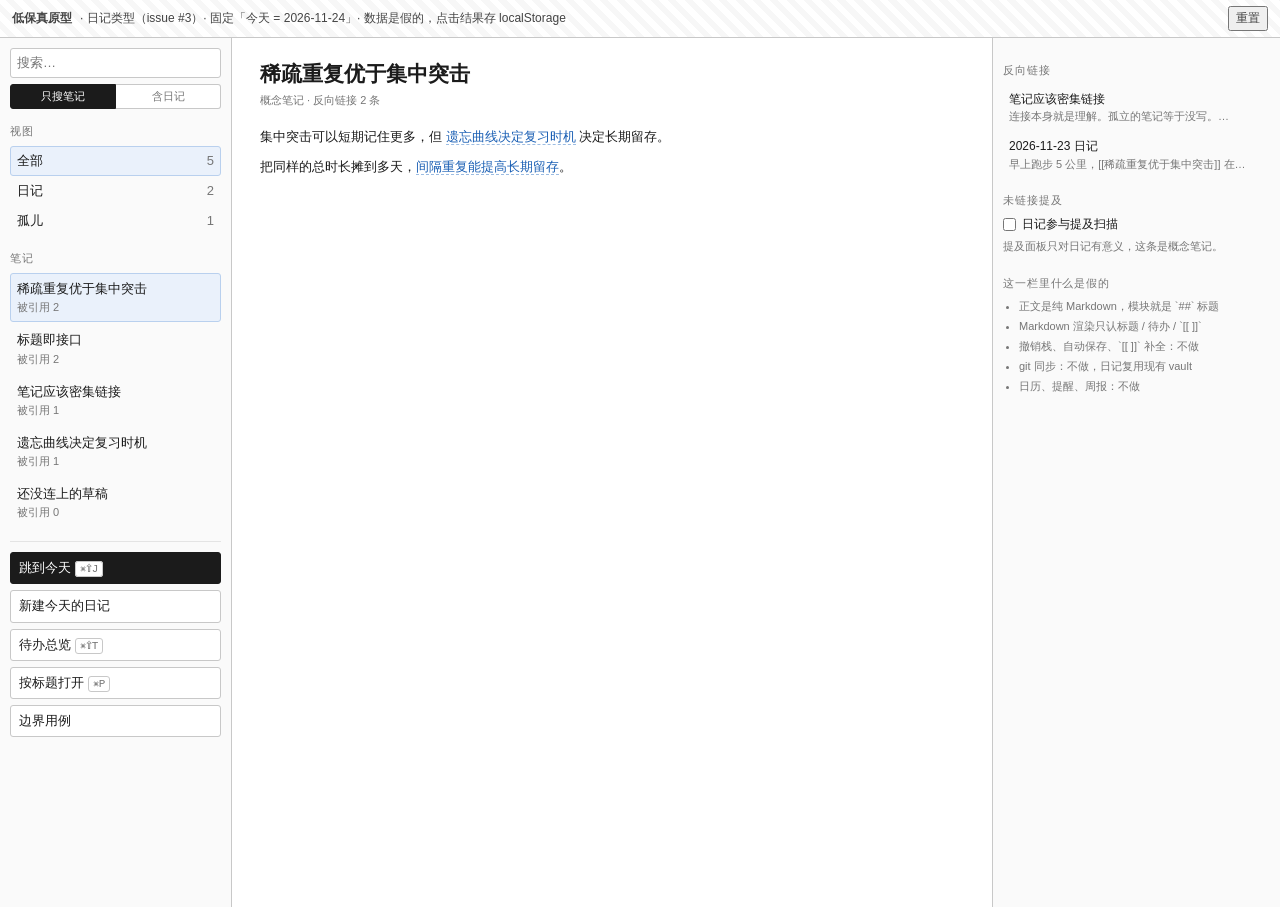
<file: prototype/journal/index.html>
<!DOCTYPE html>
<html lang="zh-CN">
<head>
<meta charset="utf-8">
<title>Silvics 日记 · 低保真原型</title>
<link rel="stylesheet" href="style.css">
</head>
<body>

<div class="banner">
  <strong>低保真原型</strong> · 日记类型（issue #3）· 固定「今天 = 2026-11-24」· 数据是假的，点击结果存 localStorage
  <button id="btn-reset" class="ghost">重置</button>
</div>

<div class="app">

  <!-- 左栏 -->
  <aside class="col col-left">
    <div class="search">
      <input id="search" type="text" placeholder="搜索…">
      <div class="seg" id="search-scope">
        <button data-scope="notes">只搜笔记</button>
        <button data-scope="all">含日记</button>
      </div>
    </div>

    <div class="group">
      <div class="group-title">视图</div>
      <button class="row" id="scope-all" data-scope="all">
        <span>全部</span><span class="num" id="count-all">0</span>
      </button>
      <button class="row" id="scope-journal" data-scope="journal">
        <span>日记</span><span class="num" id="count-journal">0</span>
      </button>
      <button class="row" id="scope-orphan" data-scope="orphan">
        <span>孤儿</span><span class="num" id="count-orphan">0</span>
      </button>
    </div>

    <div class="group grow">
      <div class="group-title" id="list-title">笔记</div>
      <div id="list" class="list"></div>
    </div>

    <div class="actions">
      <button id="btn-today" class="primary">跳到今天 <kbd>⌘⇧J</kbd></button>
      <button id="btn-new-today">新建今天的日记</button>
      <button id="btn-todos">待办总览 <kbd>⌘⇧T</kbd></button>
      <button id="btn-quickopen">按标题打开 <kbd>⌘P</kbd></button>
      <button id="btn-tests">边界用例 <span class="num" id="test-badge"></span></button>
    </div>
  </aside>

  <!-- 中栏 -->
  <main class="col col-mid" id="editor"></main>

  <!-- 右栏 -->
  <aside class="col col-right">
    <div class="group">
      <div class="group-title">反向链接</div>
      <div id="backlinks" class="list small"></div>
    </div>

    <div class="group">
      <div class="group-title">未链接提及</div>
      <label class="switch">
        <input type="checkbox" id="toggle-journal-mentions">
        <span>日记参与提及扫描</span>
      </label>
      <div class="hint" id="mention-hint"></div>
      <div id="mentions" class="list small"></div>
    </div>

    <div class="group grow">
      <div class="group-title">这一栏里什么是假的</div>
      <ul class="fake">
        <li>正文是纯 Markdown，模块就是 `##` 标题</li>
        <li>Markdown 渲染只认标题 / 待办 / `[[ ]]`</li>
        <li>撤销栈、自动保存、`[[ ]]` 补全：不做</li>
        <li>git 同步：不做，日记复用现有 vault</li>
        <li>日历、提醒、周报：不做</li>
      </ul>
    </div>
  </aside>
</div>

<!-- 新建今天的日记 -->
<div class="overlay" id="modal-new" hidden>
  <div class="dialog">
    <h3>新建今天的日记 <span class="muted">2026-11-24</span></h3>

    <div class="field">
      <div class="field-label">模块（模板来自 vault/templates/）</div>
      <div id="module-picker" class="checks"></div>
    </div>

    <div class="field">
      <div class="field-label">承接预览</div>
      <div id="carry-preview" class="preview"></div>
    </div>

    <div class="dialog-actions">
      <button id="modal-new-cancel" class="ghost">取消</button>
      <button id="modal-new-confirm" class="primary">创建</button>
    </div>
  </div>
</div>

<!-- 待办总览 -->
<div class="overlay" id="modal-todos" hidden>
  <div class="dialog wide">
    <h3>待办总览 <span class="muted">跨全部日记聚合，取最近一天的状态</span></h3>
    <div id="todo-list" class="list"></div>
    <div class="dialog-actions">
      <button id="modal-todos-close" class="ghost">关闭</button>
    </div>
  </div>
</div>

<!-- 按标题打开 -->
<div class="overlay" id="modal-quick" hidden>
  <div class="dialog">
    <h3>按标题打开 <span class="muted">日记不在此列表</span></h3>
    <input id="quick-input" type="text" placeholder="输入标题…">
    <div id="quick-list" class="list"></div>
    <div class="dialog-actions">
      <button id="modal-quick-close" class="ghost">关闭</button>
    </div>
  </div>
</div>

<!-- 边界用例 -->
<div class="overlay" id="modal-tests" hidden>
  <div class="dialog wide">
    <h3>边界用例 <span class="muted" id="test-summary"></span></h3>
    <table class="tests">
      <thead>
        <tr><th>编号</th><th>用例</th><th>结果</th><th>说明</th></tr>
      </thead>
      <tbody id="test-body"></tbody>
    </table>
    <div class="manual">
      <div class="field-label">需要人工在真机上确认（原型跑不了）</div>
      <ul id="test-manual"></ul>
    </div>
    <div class="dialog-actions">
      <button id="modal-tests-close" class="ghost">关闭</button>
    </div>
  </div>
</div>

<div id="toast" class="toast" hidden></div>

<script src="app.js"></script>
<script src="edgecases.js"></script>
</body>
</html>
</file>
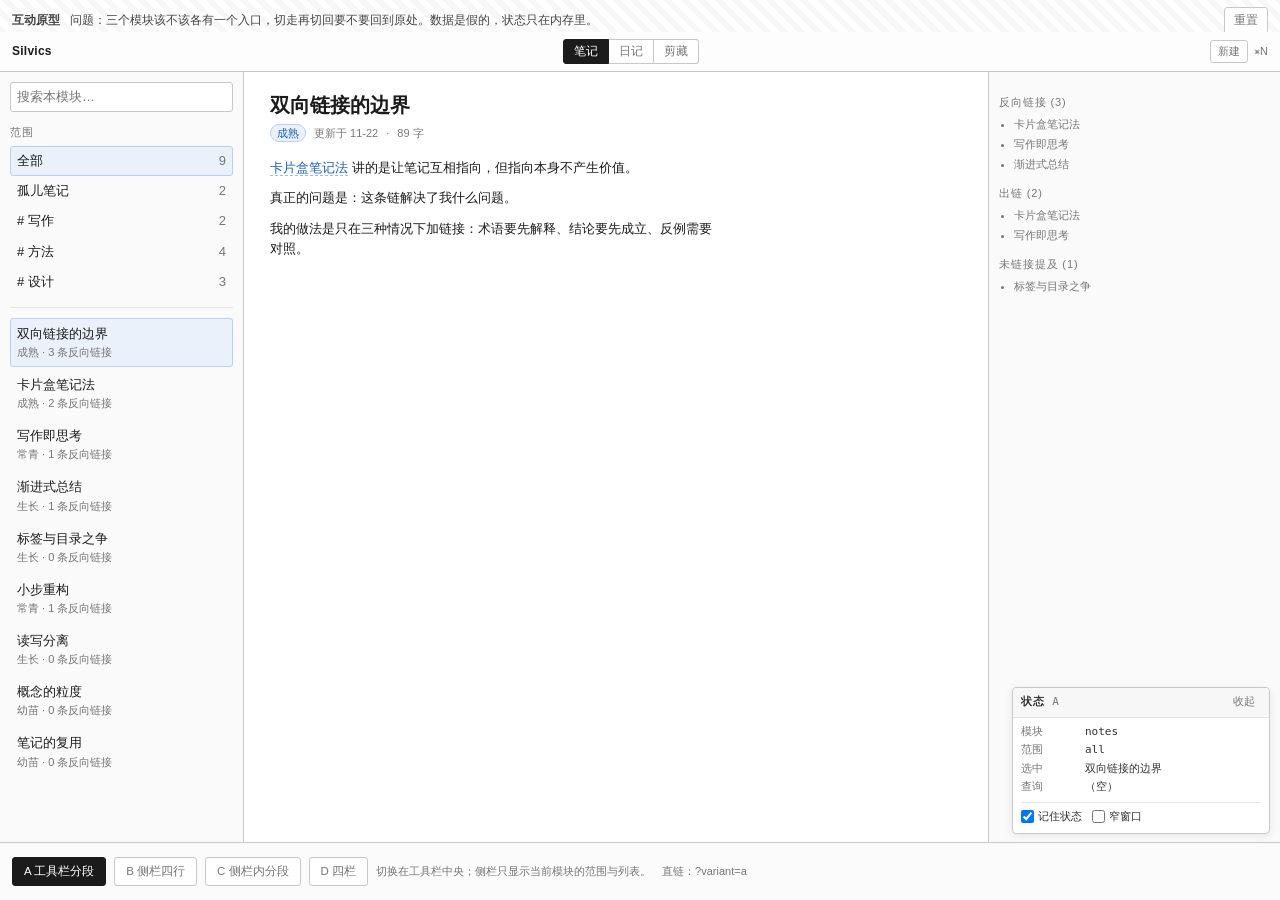
<file: prototype/nav/index.html>
<!DOCTYPE html>
<html lang="zh-CN">
<head>
<meta charset="utf-8">
<title>Silvics 导航 · 互动原型</title>
<link rel="stylesheet" href="style.css">
</head>
<body>

<div class="banner">
  <strong>互动原型</strong>
  <span>问题：三个模块该不该各有一个入口，切走再切回要不要回到原处。数据是假的，状态只在内存里。</span>
  <button id="btn-reset" class="ghost">重置</button>
</div>

<div id="app"></div>

<div class="variant-bar" id="variant-bar"></div>
<div class="state-panel" id="state-panel"></div>

<script src="app.js"></script>
</body>
</html>
</file>
<file: prototype/journal/style.css>
/* 低保真线框：只用灰线、黑字、一个强调色。
   不模拟 macOS 观感，避免评审被"好不好看"带偏。 */

:root {
  --line: #c8c8c8;
  --line-soft: #e4e4e4;
  --ink: #1b1b1b;
  --muted: #767676;
  --bg: #ffffff;
  --panel: #fafafa;
  --accent: #1a5fb4;
  --warn: #a8590b;
  --ok: #2f6f3e;
}

* { box-sizing: border-box; }

html, body {
  margin: 0;
  height: 100%;
  color: var(--ink);
  background: var(--bg);
  font: 13px/1.55 -apple-system, "PingFang SC", "Helvetica Neue", sans-serif;
}

button { font: inherit; color: inherit; cursor: pointer; }
kbd {
  font: 11px/1 ui-monospace, monospace;
  border: 1px solid var(--line);
  border-radius: 3px;
  padding: 1px 4px;
  color: var(--muted);
  background: #fff;
}

/* 顶部说明条 */
.banner {
  display: flex;
  align-items: center;
  gap: 8px;
  padding: 6px 12px;
  border-bottom: 1px solid var(--line);
  background: repeating-linear-gradient(45deg, #fff, #fff 6px, #f7f7f7 6px, #f7f7f7 12px);
  font-size: 12px;
  color: #444;
}
.banner .ghost { margin-left: auto; }

/* 三栏 */
.app {
  display: grid;
  grid-template-columns: 232px minmax(0, 1fr) 288px;
  height: calc(100% - 31px);
}

.col {
  min-height: 0;
  overflow: auto;
  padding: 10px;
}
.col-left { border-right: 1px solid var(--line); background: var(--panel); }
.col-mid { padding: 22px 28px; }
.col-right { border-left: 1px solid var(--line); background: var(--panel); }

/* 左栏 */
.search input {
  width: 100%;
  padding: 4px 6px;
  border: 1px solid var(--line);
  border-radius: 3px;
  font: inherit;
}
.seg { display: flex; margin: 6px 0 0; }
.seg button {
  flex: 1;
  padding: 3px 0;
  border: 1px solid var(--line);
  background: #fff;
  font-size: 11px;
  color: var(--muted);
}
.seg button:first-child { border-radius: 3px 0 0 3px; }
.seg button:last-child { border-radius: 0 3px 3px 0; border-left: none; }
.seg button.on { background: var(--ink); color: #fff; border-color: var(--ink); }

.group { margin-top: 14px; }
.group.grow { flex: 1; }
.group-title {
  font-size: 11px;
  letter-spacing: .08em;
  text-transform: uppercase;
  color: var(--muted);
  margin-bottom: 6px;
}

.row {
  display: flex;
  justify-content: space-between;
  width: 100%;
  padding: 4px 6px;
  border: 1px solid transparent;
  border-radius: 3px;
  background: none;
  text-align: left;
}
.row:hover { border-color: var(--line-soft); }
.row.on { background: #eaf1fb; border-color: #b9d0ee; }
.num { color: var(--muted); font-variant-numeric: tabular-nums; }

.list { display: flex; flex-direction: column; gap: 2px; }
.list .item {
  display: block;
  width: 100%;
  padding: 5px 6px;
  border: 1px solid transparent;
  border-radius: 3px;
  background: none;
  text-align: left;
}
.list .item:hover { border-color: var(--line-soft); }
.list .item.on { border-color: #b9d0ee; background: #eaf1fb; }
.list .item .sub { display: block; color: var(--muted); font-size: 11px; }
.list.small .item { padding: 4px 5px; font-size: 12px; }

.list .item.journal .date { font-family: ui-monospace, monospace; }
.list .item .dot {
  display: inline-block;
  width: 5px; height: 5px;
  border-radius: 50%;
  background: var(--warn);
  margin-left: 6px;
  vertical-align: middle;
}

.actions {
  display: flex;
  flex-direction: column;
  gap: 6px;
  margin-top: 14px;
  padding-top: 10px;
  border-top: 1px solid var(--line-soft);
}
.actions button, .dialog-actions button {
  padding: 5px 8px;
  border: 1px solid var(--line);
  border-radius: 3px;
  background: #fff;
  text-align: left;
}
.actions button.primary, .dialog-actions button.primary {
  background: var(--ink);
  border-color: var(--ink);
  color: #fff;
}
.actions button.ghost, .dialog-actions button.ghost { color: var(--muted); }

/* 中栏：笔记 */
.note-head { margin-bottom: 18px; }
.note-head h1 { font-size: 21px; margin: 0 0 4px; line-height: 1.35; }
.note-meta { color: var(--muted); font-size: 11px; }
.note-body p { margin: 0 0 10px; max-width: 62ch; }
.wikilink { color: var(--accent); border-bottom: 1px dashed #9dbde3; cursor: pointer; }

/* 中栏：日记 */
.journal-head {
  display: flex;
  align-items: baseline;
  gap: 10px;
  padding-bottom: 10px;
  border-bottom: 1px solid var(--line);
  margin-bottom: 18px;
}
.journal-head h1 {
  font-size: 19px;
  margin: 0;
  font-family: ui-monospace, monospace;
}
.journal-head .wkd { color: var(--muted); }
.journal-head .tag {
  margin-left: auto;
  font-size: 11px;
  color: var(--muted);
  border: 1px dashed var(--line);
  padding: 2px 6px;
  border-radius: 3px;
}

.section { margin-bottom: 20px; }
.section h2 {
  font-size: 13px;
  margin: 0 0 6px;
  letter-spacing: .04em;
}
.section h2 .src { color: var(--warn); font-weight: normal; }
.section ul { list-style: none; margin: 0; padding: 0; }
.section li {
  display: flex;
  gap: 7px;
  align-items: flex-start;
  padding: 2px 4px;
  border: 1px solid transparent;
  border-radius: 3px;
}
.section li.hit { border-color: var(--accent); background: #eaf1fb; }
.section li input { margin-top: 3px; }
.section li.done .text { color: var(--muted); text-decoration: line-through; }
.section p { margin: 0 0 8px; max-width: 62ch; }

.composer {
  display: flex;
  gap: 6px;
  margin-top: 22px;
  padding-top: 14px;
  border-top: 1px dashed var(--line);
}
.composer input {
  flex: 1;
  padding: 5px 7px;
  border: 1px solid var(--line);
  border-radius: 3px;
  font: inherit;
}
.composer button { padding: 5px 10px; border: 1px solid var(--line); border-radius: 3px; background: #fff; }

.empty {
  border: 1px dashed var(--line);
  border-radius: 4px;
  padding: 26px;
  text-align: center;
  color: var(--muted);
  max-width: 420px;
  margin: 40px auto;
}
.empty button { margin-top: 10px; }

/* 右栏 */
.switch { display: flex; align-items: center; gap: 6px; font-size: 12px; }
.switch input { margin: 0; }
.hint { color: var(--muted); font-size: 11px; margin: 4px 0 6px; }
.fake { margin: 0; padding-left: 16px; color: var(--muted); font-size: 11px; }
.fake li { margin-bottom: 3px; }

.callout {
  border-left: 3px solid var(--warn);
  background: #fdf6ec;
  padding: 6px 8px;
  font-size: 11.5px;
  margin: 10px 0;
  color: #6b4410;
}

/* 弹层 */
.overlay {
  position: fixed;
  inset: 0;
  background: rgba(0, 0, 0, .28);
  display: flex;
  align-items: center;
  justify-content: center;
  z-index: 20;
}
.overlay[hidden] { display: none; }
.dialog {
  width: 440px;
  max-height: 78vh;
  overflow: auto;
  background: #fff;
  border: 1px solid var(--line);
  border-radius: 4px;
  padding: 16px;
}
.dialog.wide { width: 560px; }
.dialog h3 { margin: 0 0 12px; font-size: 15px; }
.dialog h3 .muted { color: var(--muted); font-weight: normal; font-size: 12px; }
.dialog input[type=text] {
  width: 100%;
  padding: 5px 7px;
  border: 1px solid var(--line);
  border-radius: 3px;
  font: inherit;
  margin-bottom: 8px;
}
.field { margin-bottom: 14px; }
.field-label { font-size: 11px; color: var(--muted); margin-bottom: 5px; }
.checks { display: flex; flex-direction: column; gap: 3px; }
.checks label { display: flex; gap: 6px; align-items: center; }
.preview {
  border: 1px dashed var(--line);
  border-radius: 3px;
  padding: 8px;
  font-size: 12px;
  background: #fcfcfc;
  white-space: pre-wrap;
}
.dialog-actions { display: flex; justify-content: flex-end; gap: 8px; margin-top: 14px; }

/* 提示 */
.toast {
  position: fixed;
  left: 50%;
  bottom: 26px;
  transform: translateX(-50%);
  background: var(--ink);
  color: #fff;
  padding: 7px 12px;
  border-radius: 4px;
  font-size: 12px;
  z-index: 30;
  max-width: 70vw;
}

/* ---------- v2：单栏，源码 / 预览可切换 ---------- */

.editor-bar {
  display: flex;
  align-items: center;
  gap: 10px;
  margin-bottom: 10px;
  padding-bottom: 8px;
  border-bottom: 1px solid var(--line-soft);
}
.editor-bar .seg { margin: 0; width: 132px; }
.editor-bar button.ghost {
  padding: 3px 8px;
  border: 1px solid var(--line);
  border-radius: 3px;
  background: #fff;
  font-size: 12px;
}
.editor-bar .caret-info { color: var(--muted); font-size: 11px; margin-left: auto; }

/* 源码：日记正文就是一份 Markdown 纯文本 */
#journal-src {
  width: 100%;
  min-height: 420px;
  padding: 10px 12px;
  border: 1px solid var(--line);
  border-radius: 4px;
  background: #fcfcfc;
  font: 12.5px/1.7 ui-monospace, "SF Mono", Menlo, monospace;
  color: var(--ink);
  resize: vertical;
  tab-size: 2;
}

/* 预览：同一份文本的渲染视图 */
.preview-body { max-width: 68ch; }
.preview-body h1, .preview-body h2, .preview-body h3 {
  margin: 18px 0 6px;
  font-size: 14px;
}
.preview-body h1 { font-size: 17px; }
.preview-body h2 { font-size: 14px; }
.preview-body h3 { font-size: 13px; color: var(--muted); }
.preview-body h2 .src { color: var(--warn); font-weight: normal; }
.preview-body p { margin: 0 0 10px; }
.preview-body ul.todo { list-style: none; margin: 0 0 10px; padding: 0; }
.preview-body ul.todo li {
  display: flex;
  gap: 7px;
  align-items: flex-start;
  padding: 2px 4px;
  border: 1px solid transparent;
  border-radius: 3px;
}
.preview-body ul.todo li.hit { border-color: var(--accent); background: #eaf1fb; }
.preview-body ul.todo li.done span { color: var(--muted); text-decoration: line-through; }
.preview-body ul.todo input { margin-top: 3px; }

/* ---------- v3：混合模式编辑器 ---------- */

.doc {
  border: 1px solid var(--line);
  border-radius: 4px;
  padding: 10px 12px;
  min-height: 320px;
  background: #fcfcfc;
}
.doc .line {
  min-height: 1.55em;
  padding: 1px 2px;
  border: 1px solid transparent;
  border-radius: 3px;
  white-space: pre-wrap;
  word-break: break-word;
  cursor: text;
}
.doc .line:hover { border-color: var(--line-soft); }
.doc .line.active {
  border-color: #b9d0ee;
  background: #fff;
  outline: none;
  font: 12.5px/1.6 ui-monospace, "SF Mono", Menlo, monospace;
}
.doc .line.h1 { font-size: 19px; font-weight: 600; margin: 10px 0 4px; }
.doc .line.h2 { font-size: 15px; font-weight: 600; margin: 12px 0 4px; }
.doc .line.h3 { font-size: 13.5px; font-weight: 600; color: #333; margin: 8px 0 3px; }
.doc .line.code {
  font: 12px/1.6 ui-monospace, monospace;
  background: #f2f2f2;
  color: #444;
}
.doc .line.todo { display: flex; gap: 7px; align-items: flex-start; }
.doc .line.todo.done .todo-text { color: var(--muted); text-decoration: line-through; }
.doc .line.hit { border-color: var(--accent); background: #eaf1fb; }
.doc .line strong { font-weight: 700; }
.doc .line em { font-style: italic; }
.doc .line code {
  font: 11.5px ui-monospace, monospace;
  background: #efefef;
  border-radius: 2px;
  padding: 0 3px;
}
.todo-box {
  display: inline-block;
  width: 11px; height: 11px;
  margin-top: 4px;
  border: 1px solid #999;
  border-radius: 2px;
  cursor: pointer;
  flex: 0 0 auto;
}
.todo-box.on { background: var(--ink); border-color: var(--ink); }
.zws { display: inline-block; }
.hint.tiny { margin-top: 6px; }

/* 测试面板 */
.tests { width: 100%; border-collapse: collapse; font-size: 12px; }
.tests th, .tests td {
  border-bottom: 1px solid var(--line-soft);
  padding: 4px 6px;
  text-align: left;
  vertical-align: top;
}
.tests th { color: var(--muted); font-weight: 500; font-size: 11px; }
.tests td.id { font-family: ui-monospace, monospace; color: var(--muted); white-space: nowrap; }
.tests tr.fail td { background: #fdf0f0; }
.tests td.verdict { white-space: nowrap; }
.tests tr.pass td.verdict { color: var(--ok); }
.tests tr.fail td.verdict { color: #b3261e; }
.tests td.detail { color: #8a3b12; font-size: 11px; }
.manual { margin-top: 14px; }
.manual ul { margin: 6px 0 0; padding-left: 18px; color: var(--muted); font-size: 11.5px; }
.manual li { margin-bottom: 4px; }
#test-summary.pass { color: var(--ok); }
#test-summary.fail { color: #b3261e; }

/* 代码块的围栏行：淡显，代码行保持可读 */
.doc .line.code { border-radius: 0; }
.doc .line.code:first-of-type { border-radius: 3px 3px 0 0; }
.doc .line.fence-mark { opacity: .45; }

/* ---------- 代码高亮 ---------- */
.doc .line.code { font: 12px/1.65 ui-monospace, "SF Mono", Menlo, monospace; }
.doc .line.fence-mark { opacity: .5; position: relative; }
.doc .line.fence-mark .lang {
  float: right;
  font-size: 10px;
  letter-spacing: .04em;
  color: var(--muted);
  padding-right: 4px;
}
.tok-kw { color: #0b5cad; font-weight: 600; }
.tok-str { color: #2f6f3e; }
.tok-com { color: #8b8b8b; font-style: italic; }
.tok-num { color: #8a3b12; }
.tok-fn { color: #6b3fa0; }
.tok-plain { color: inherit; }
</file>
<file: prototype/nav/style.css>
/* 低保真线框：灰线、黑字、一个强调色。
   不模拟 macOS 观感，避免评审被「好不好看」带偏。
   色板与排版沿用 prototype/journal/style.css。 */

:root {
  --line: #c8c8c8;
  --line-soft: #e4e4e4;
  --ink: #1b1b1b;
  --muted: #767676;
  --bg: #ffffff;
  --panel: #fafafa;
  --accent: #1a5fb4;
  --warn: #a8590b;
  --ok: #2f6f3e;
}

* { box-sizing: border-box; }

html, body {
  margin: 0;
  height: 100%;
  color: var(--ink);
  background: var(--bg);
  font: 13px/1.55 -apple-system, "PingFang SC", "Helvetica Neue", sans-serif;
}

button, select { font: inherit; color: inherit; cursor: pointer; }
kbd {
  font: 11px/1 ui-monospace, monospace;
  border: 1px solid var(--line);
  border-radius: 3px;
  padding: 1px 4px;
  color: var(--muted);
  background: #fff;
}

/* 顶部说明条 */
.banner {
  display: flex;
  align-items: center;
  gap: 10px;
  padding: 7px 12px;
  border-bottom: 1px solid var(--line);
  background: repeating-linear-gradient(45deg, #fff, #fff 6px, #f7f7f7 6px, #f7f7f7 12px);
  font-size: 12px;
  color: #444;
}
.banner span { flex: 1; }
.banner .ghost {
  padding: 3px 9px;
  border: 1px solid var(--line);
  border-radius: 3px;
  background: #fff;
  color: var(--muted);
}

/* 主区域：顶部工具栏 + 网格 */
#app {
  position: fixed;
  top: 32px;
  bottom: 58px;
  left: 0;
  right: 0;
}
.shell { display: flex; flex-direction: column; height: 100%; }

.toolbar {
  display: flex;
  align-items: center;
  gap: 12px;
  height: 40px;
  padding: 0 12px;
  border-bottom: 1px solid var(--line);
  background: #fdfdfd;
  flex: none;
}
.toolbar .brand { font-size: 12px; font-weight: 600; letter-spacing: .02em; }
.toolbar .spacer { flex: 1; }
.toolbar .tools { display: flex; gap: 6px; align-items: center; color: var(--muted); font-size: 11px; }
.toolbar .tools button {
  padding: 2px 7px;
  border: 1px solid var(--line);
  border-radius: 3px;
  background: #fff;
}

.grid { display: grid; flex: 1; min-height: 0; }
.v-a .grid, .v-b .grid, .v-c .grid {
  grid-template-columns: 244px minmax(0, 1fr) 292px;
}
.v-d .grid { grid-template-columns: 152px 236px minmax(0, 1fr) 260px; }

.col { min-height: 0; overflow: auto; padding: 10px; }
.col-nav { border-right: 1px solid var(--line); background: var(--panel); padding: 8px 8px 10px; }
.col-left { border-right: 1px solid var(--line); background: var(--panel); }
.col-list { border-right: 1px solid var(--line); background: #fff; }
.col-mid { padding: 20px 26px; }
.col-right { border-left: 1px solid var(--line); background: var(--panel); }

/* 模块分段（工具栏 / 侧栏） */
.seg-mod { display: flex; gap: 0; }
.seg-mod button {
  padding: 3px 10px;
  border: 1px solid var(--line);
  background: #fff;
  font-size: 11.5px;
  color: var(--muted);
}
.seg-mod button + button { border-left: none; }
.seg-mod button:first-child { border-radius: 3px 0 0 3px; }
.seg-mod button:last-child { border-radius: 0 3px 3px 0; }
.seg-mod button.on { background: var(--ink); border-color: var(--ink); color: #fff; }

.seg-wide { display: flex; width: 100%; }
.seg-wide button { flex: 1; padding: 4px 0; text-align: center; }

/* 模块行（方案 B / D） */
.mod-row {
  display: flex;
  align-items: center;
  gap: 7px;
  width: 100%;
  padding: 4px 6px;
  border: 1px solid transparent;
  border-radius: 3px;
  background: none;
  text-align: left;
}
.mod-row:hover { border-color: var(--line-soft); }
.mod-row.on { background: #eaf1fb; border-color: #b9d0ee; }
.mod-row .caret { color: var(--muted); width: 8px; }
.mod-row .num { margin-left: auto; }
.mod-row:disabled { color: #a8a8a8; cursor: not-allowed; }

/* 搜索框 */
.search input {
  width: 100%;
  padding: 4px 6px;
  border: 1px solid var(--line);
  border-radius: 3px;
  font: inherit;
}

/* 分组 */
.group { margin-top: 12px; }
.group-title {
  font-size: 11px;
  letter-spacing: .08em;
  text-transform: uppercase;
  color: var(--muted);
  margin-bottom: 5px;
}
.hr { height: 1px; background: var(--line-soft); margin: 10px 0; }
.num { color: var(--muted); font-variant-numeric: tabular-nums; }

.row {
  display: flex;
  justify-content: space-between;
  width: 100%;
  padding: 4px 6px;
  border: 1px solid transparent;
  border-radius: 3px;
  background: none;
  text-align: left;
}
.row:hover { border-color: var(--line-soft); }
.row.on { background: #eaf1fb; border-color: #b9d0ee; }
.row .label { overflow: hidden; text-overflow: ellipsis; white-space: nowrap; }

/* 列表 */
.list { display: flex; flex-direction: column; gap: 2px; }
.list .item {
  display: block;
  width: 100%;
  padding: 5px 6px;
  border: 1px solid transparent;
  border-radius: 3px;
  background: none;
  text-align: left;
}
.list .item:hover { border-color: var(--line-soft); }
.list .item.on { border-color: #b9d0ee; background: #eaf1fb; }
.list .item .title { display: block; overflow: hidden; text-overflow: ellipsis; white-space: nowrap; }
.list .item .sub { display: block; color: var(--muted); font-size: 11px; }
.list .item .dot {
  display: inline-block;
  width: 5px; height: 5px;
  border-radius: 50%;
  background: var(--accent);
  margin-right: 6px;
  vertical-align: middle;
}
.list .item .dot.read { background: #c4c4c4; }
.month { font-size: 11px; color: var(--muted); margin: 8px 0 3px; font-family: ui-monospace, monospace; }

/* 中栏 */
.note-head { margin-bottom: 16px; }
.note-head h1 { font-size: 20px; margin: 0 0 5px; line-height: 1.35; }
.note-meta { color: var(--muted); font-size: 11px; display: flex; gap: 8px; align-items: center; }
.chip { border: 1px solid var(--line); border-radius: 9px; padding: 0 6px; font-size: 10.5px; color: var(--muted); }
.chip.on { border-color: #b9d0ee; background: #eaf1fb; color: var(--accent); }
.note-body p { margin: 0 0 10px; max-width: 62ch; }
.wikilink { color: var(--accent); border-bottom: 1px dashed #9dbde3; cursor: pointer; }

.journal-head {
  display: flex;
  align-items: baseline;
  gap: 10px;
  padding-bottom: 10px;
  border-bottom: 1px solid var(--line);
  margin-bottom: 16px;
}
.journal-head h1 { font-size: 18px; margin: 0; font-family: ui-monospace, monospace; }
.journal-head .wkd { color: var(--muted); }
.journal-head .tag {
  margin-left: auto;
  font-size: 11px;
  color: var(--muted);
  border: 1px dashed var(--line);
  padding: 2px 6px;
  border-radius: 3px;
}

.section { margin-bottom: 18px; }
.section h2 { font-size: 13px; margin: 0 0 6px; letter-spacing: .04em; }
.section ul { list-style: none; margin: 0; padding: 0; }
.section li { display: flex; gap: 7px; align-items: flex-start; padding: 2px 0; }
.section li input { margin-top: 3px; }
.section li.done .text { color: var(--muted); text-decoration: line-through; }

table.todos { border-collapse: collapse; width: 100%; font-size: 12px; }
table.todos th, table.todos td {
  border-bottom: 1px solid var(--line-soft);
  padding: 5px 6px;
  text-align: left;
}
table.todos th { color: var(--muted); font-weight: normal; font-size: 11px; }
table.todos td.date { font-family: ui-monospace, monospace; white-space: nowrap; }

.clip-head h1 { font-size: 19px; margin: 0 0 6px; }
.clip-source { color: var(--muted); font-size: 11.5px; margin-bottom: 14px; }
.summary {
  border-left: 3px solid #b9d0ee;
  background: #f5f8fd;
  padding: 8px 10px;
  font-size: 12.5px;
  margin-bottom: 16px;
}
.clip-body p { margin: 0 0 10px; max-width: 62ch; }
.readonly-note {
  font-size: 11px;
  color: var(--warn);
  border: 1px dashed var(--line);
  border-radius: 3px;
  padding: 3px 7px;
  display: inline-block;
  margin-bottom: 14px;
}

.empty {
  border: 1px dashed var(--line);
  border-radius: 4px;
  padding: 26px;
  text-align: center;
  color: var(--muted);
  max-width: 420px;
  margin: 40px auto;
}

/* 右栏 */
.hint { color: var(--muted); font-size: 11px; margin: 4px 0 6px; }
.fake { margin: 0; padding-left: 15px; color: var(--muted); font-size: 11px; }
.fake li { margin-bottom: 3px; }
.kv { display: grid; grid-template-columns: 44px 1fr; gap: 4px 8px; font-size: 11.5px; }
.kv dt { color: var(--muted); }
.kv dd { margin: 0; overflow: hidden; text-overflow: ellipsis; white-space: nowrap; }
.actions { display: flex; flex-direction: column; gap: 6px; margin-top: 12px; }
.actions button {
  padding: 4px 8px;
  border: 1px solid var(--line);
  border-radius: 3px;
  background: #fff;
  text-align: left;
}

/* 变体浮条 */
.variant-bar {
  position: fixed;
  bottom: 0;
  left: 0;
  right: 0;
  height: 58px;
  display: flex;
  align-items: center;
  gap: 8px;
  padding: 0 12px;
  border-top: 1px solid var(--line);
  background: #fbfbfb;
  font-size: 11.5px;
}
.variant-bar .hint { margin: 0; flex: 1; }
.variant-bar button {
  padding: 5px 11px;
  border: 1px solid var(--line);
  border-radius: 3px;
  background: #fff;
  color: var(--muted);
}
.variant-bar button.on { background: var(--ink); border-color: var(--ink); color: #fff; }

/* 状态面板 */
.state-panel {
  position: fixed;
  right: 10px;
  bottom: 66px;
  width: 258px;
  border: 1px solid var(--line);
  border-radius: 4px;
  background: #ffffffee;
  font: 11px/1.5 ui-monospace, "PingFang SC", monospace;
  color: #333;
  box-shadow: 0 2px 10px rgba(0, 0, 0, .08);
  z-index: 10;
}
.state-panel header {
  display: flex;
  align-items: center;
  gap: 8px;
  padding: 5px 8px;
  border-bottom: 1px solid var(--line-soft);
  background: #f7f7f7;
  border-radius: 4px 4px 0 0;
}
.state-panel header b { font-weight: 600; letter-spacing: .06em; }
.state-panel header button {
  margin-left: auto;
  border: none;
  background: none;
  color: var(--muted);
}
.state-panel .body { padding: 6px 8px 8px; }
.state-panel.collapsed .body { display: none; }
.state-panel dl { display: grid; grid-template-columns: 58px 1fr; gap: 2px 6px; margin: 0 0 6px; }
.state-panel dt { color: var(--muted); }
.state-panel dd { margin: 0; overflow: hidden; text-overflow: ellipsis; white-space: nowrap; }
.state-panel .switches {
  display: flex;
  gap: 10px;
  padding-top: 6px;
  border-top: 1px solid var(--line-soft);
}
.state-panel label { display: flex; align-items: center; gap: 4px; cursor: pointer; }
.state-panel input { margin: 0; }

/* 窄窗口演示 */
body.narrow #app { max-width: 700px; border-right: 1px dashed var(--line); }
body.narrow .col-right { display: none; }
body.narrow .v-a .grid, body.narrow .v-b .grid, body.narrow .v-c .grid {
  grid-template-columns: 200px minmax(0, 1fr);
}
body.narrow .v-d .grid { grid-template-columns: 140px 200px minmax(0, 1fr); }
</file>
